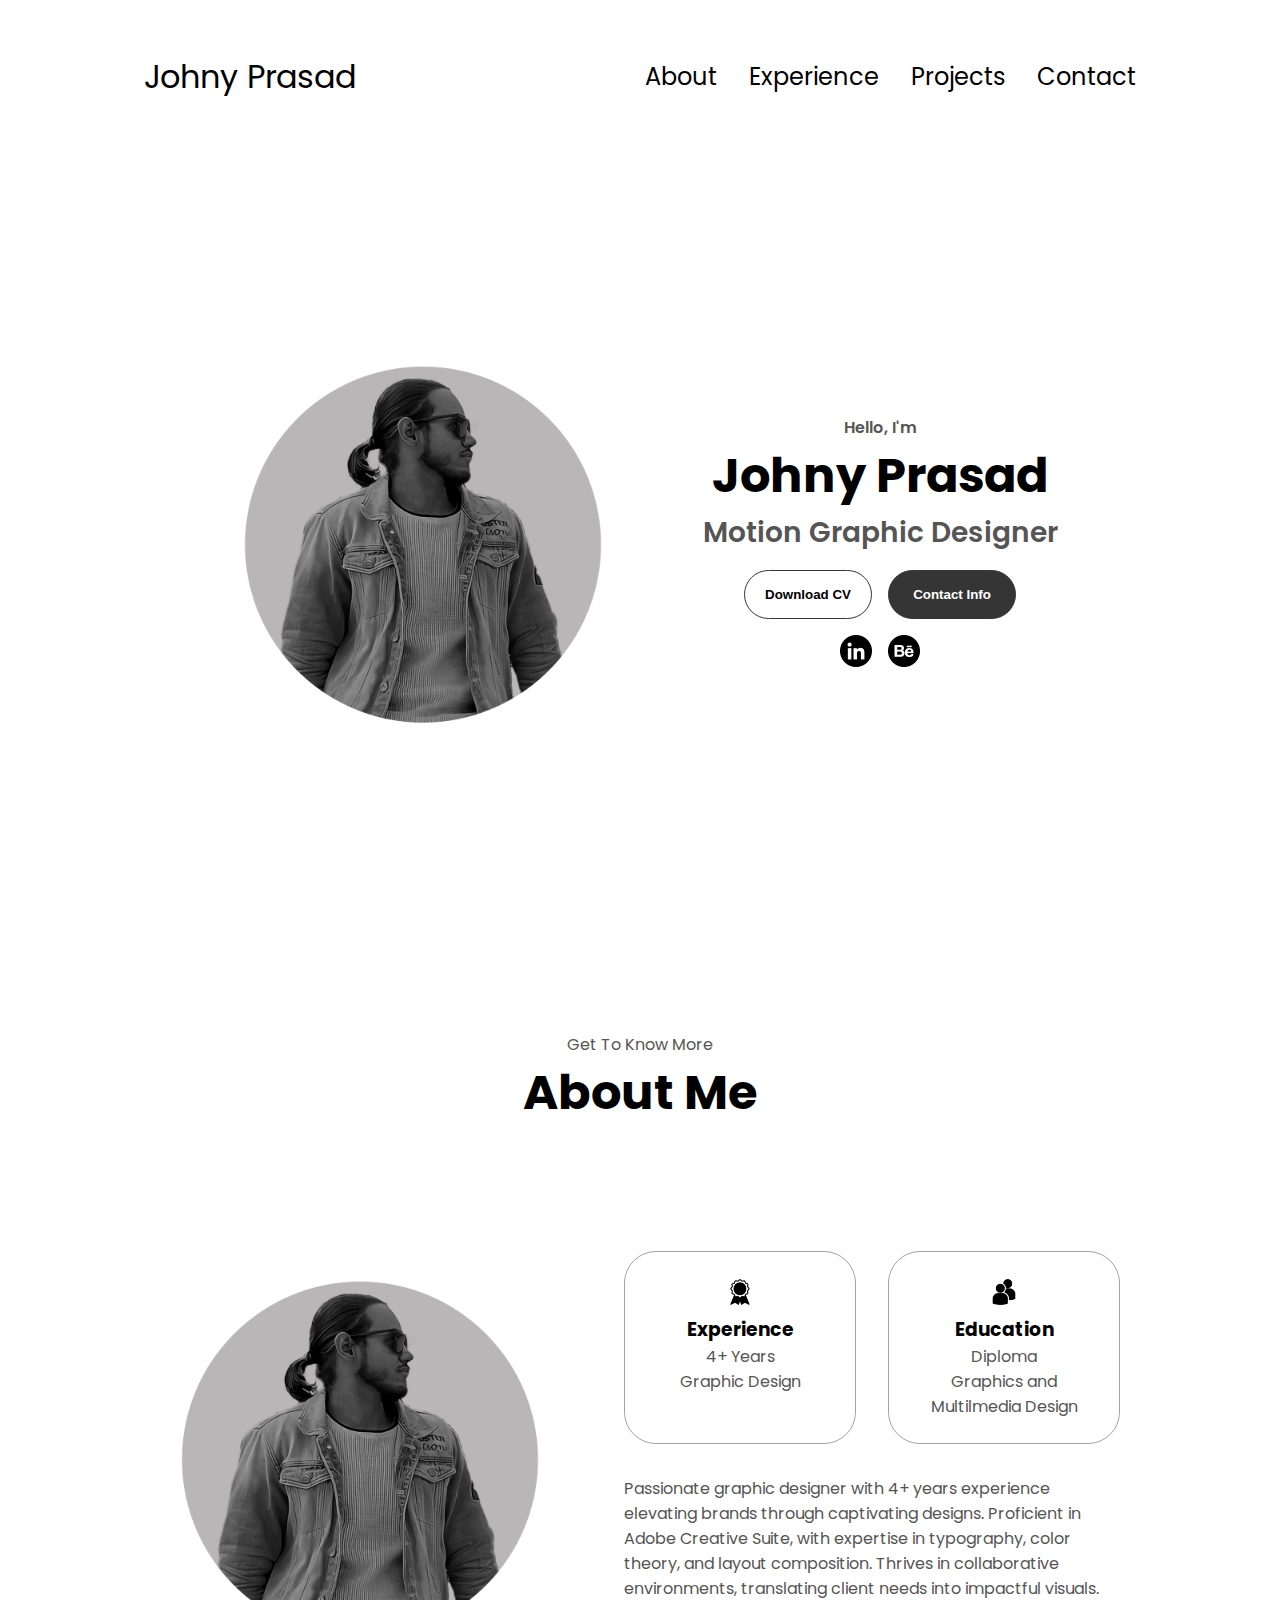
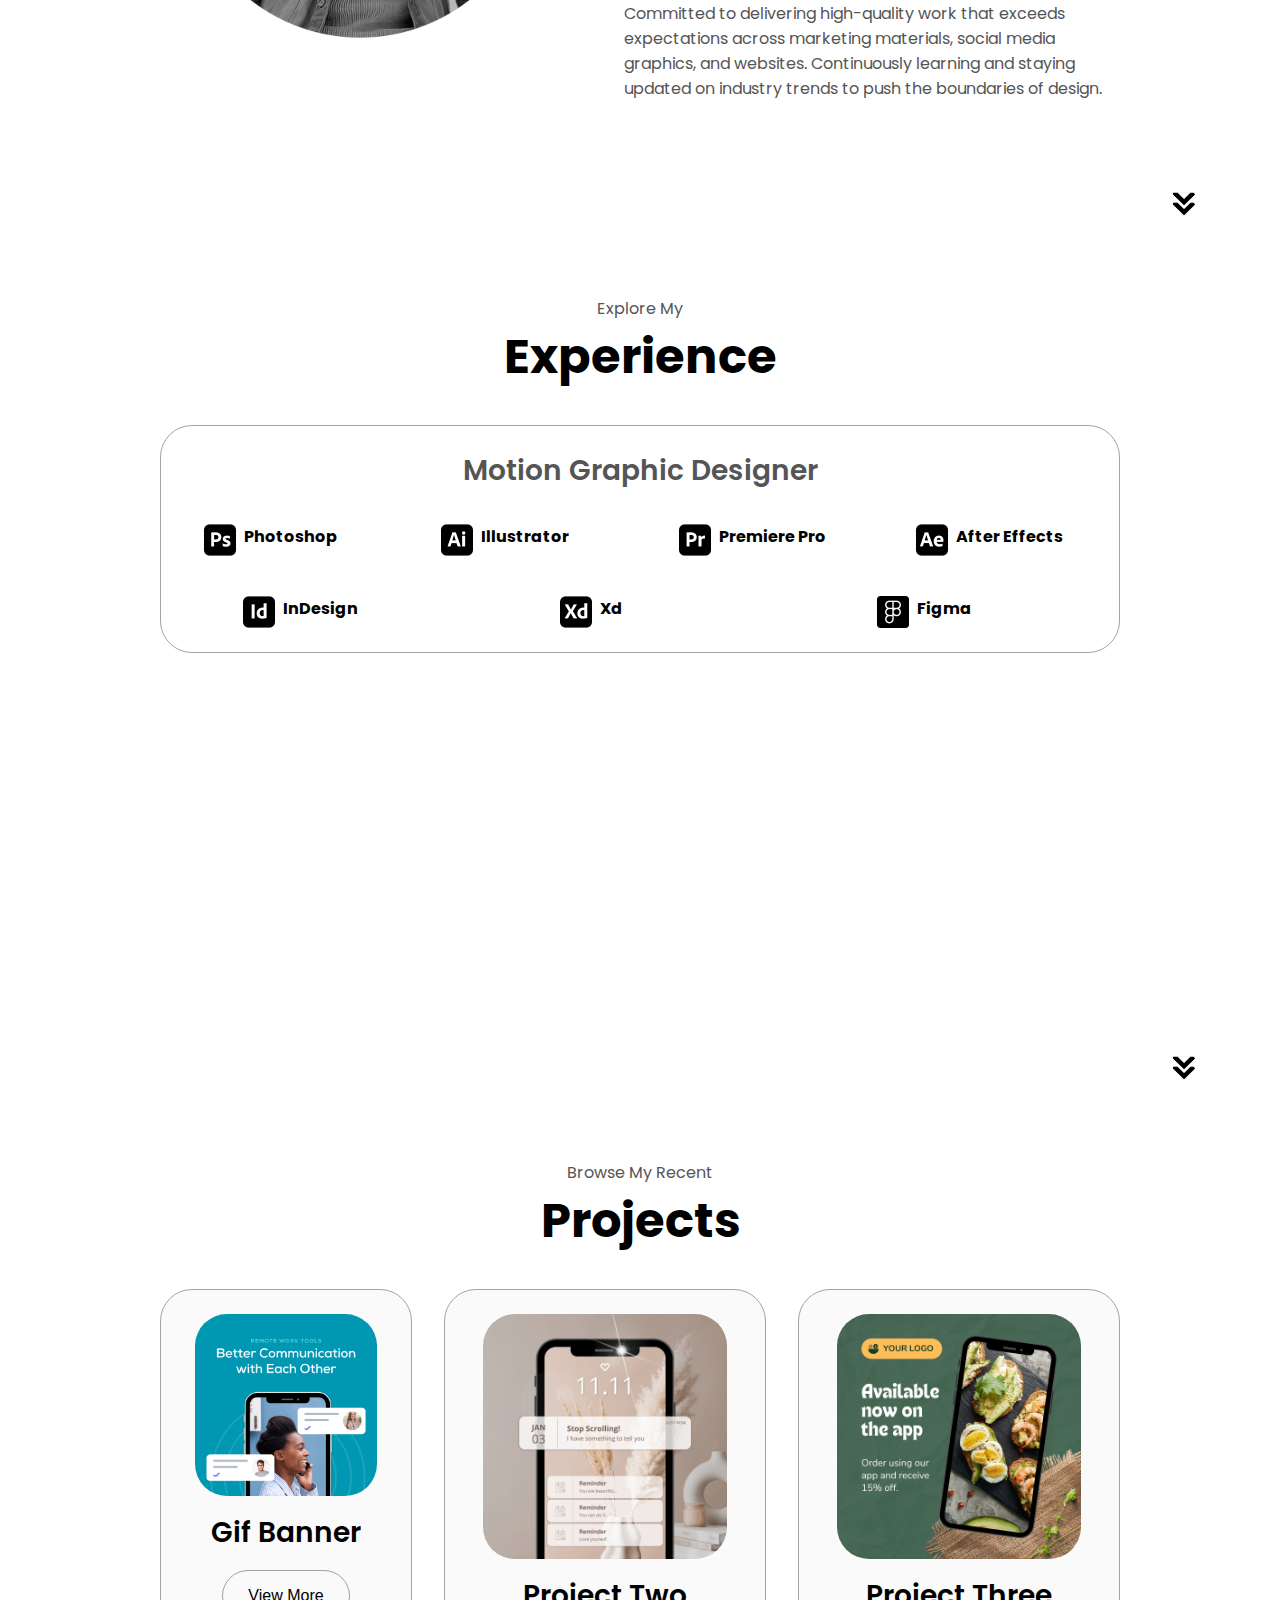
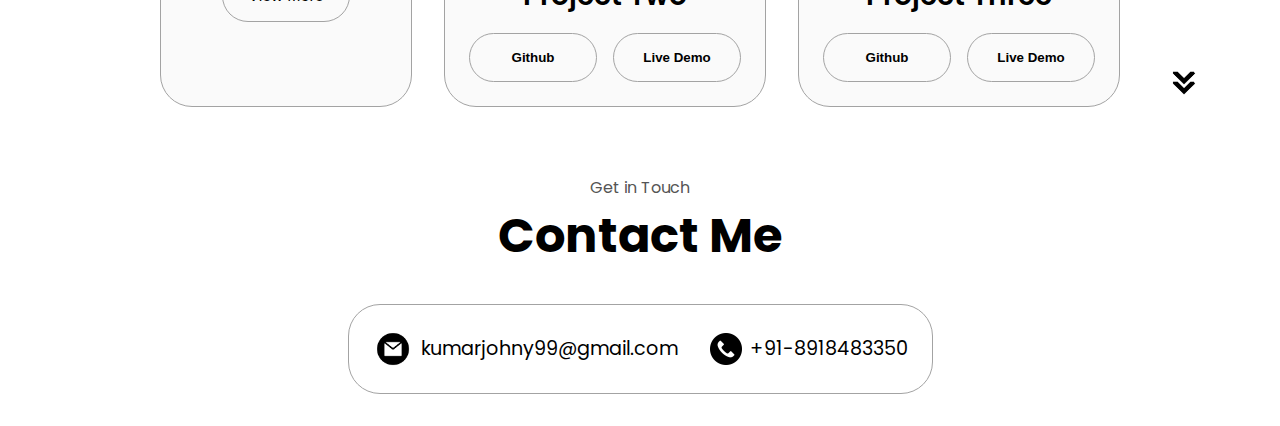
<file: index.html>
<!DOCTYPE html>
<html lang="en">
  <head>
    <meta charset="UTF-8" />
    <meta http-equiv="X-UA-Compatible" content="IE=edge" />
    <meta name="viewport" content="width=device-width, initial-scale=1.0" />
    <title>Johny Prasad</title>
    <link rel="stylesheet" href="style.css" />
    <link rel="stylesheet" href="mediaqueries.css" />
  </head>
  <body>
    <nav id="desktop-nav">
      <div class="logo">Johny Prasad</div>
      <div>
        <ul class="nav-links">
          <li><a href="#about">About</a></li>
          <li><a href="#experience">Experience</a></li>
          <li><a href="#projects">Projects</a></li>
          <li><a href="#contact">Contact</a></li>
        </ul>
      </div>
    </nav>
    <nav id="hamburger-nav">
      <div class="logo">Johny Prasad</div>
      <div class="hamburger-menu">
        <div class="hamburger-icon" onclick="toggleMenu()">
          <span></span>
          <span></span>
          <span></span>
        </div>
        <div class="menu-links">
          <li><a href="#about" onclick="toggleMenu()">About</a></li>
          <li><a href="#experience" onclick="toggleMenu()">Experience</a></li>
          <li><a href="#projects" onclick="toggleMenu()">Projects</a></li>
          <li><a href="#contact" onclick="toggleMenu()">Contact</a></li>
        </div>
      </div>
    </nav>
    <section id="profile">
      <div class="section__pic-container">
        <img src="./assets/Side-Pic.png" alt="Johny Prasad profile picture" />
      </div>
      <div class="section__text">
        <p class="section__text__p1">Hello, I'm</p>
        <h1 class="title">Johny Prasad</h1>
        <p class="section__text__p2">Motion Graphic Designer</p>
        <div class="btn-container">
          <button
            class="btn btn-color-2"
            onclick="window.open('https://drive.google.com/file/d/1zU261Y_mqrgHJYiM84s3PWG7EKApcVwm/view?usp=sharing', '_blank')"
          >
            Download CV
          </button>
          <button class="btn btn-color-1" onclick="location.href='#contact'">
            Contact Info
          </button>
        </div>
        <div id="socials-container">
          <a href="https://www.linkedin.com/in/johny-prasad/" target="_blank">
            <img
            src="./assets/linkedin.png"
            alt="My LinkedIn profile"
            class="icon"
            />
          </a>
          <a href="https://www.behance.net/johnyprasad" target="_blank">
            <img
            src="./assets/behance.png"
            alt="My Behance profile"
            class="icon"
            />
          </a>
        </div>
      </div>
    </section>
    <section id="about">
      <p class="section__text__p1">Get To Know More</p>
      <h1 class="title">About Me</h1>
      <div class="section-container">
        <div class="section__pic-container">
          <img
            src="./assets/Side-Pic.png"
            alt="Profile picture"
            class="about-pic"
          />
        </div>
        <div class="about-details-container">
          <div class="about-containers">
            <div class="details-container">
              <img
                src="./assets/experience.png"
                alt="Experience icon"
                class="icon"
              />
              <h3>Experience</h3>
              <p>4+ Years <br />Graphic Design</p>
            </div>
            <div class="details-container">
              <img
                src="./assets/education.png"
                alt="Education icon"
                class="icon"
              />
              <h3>Education</h3>
              <p>Diploma<br />Graphics and Multilmedia Design</p>
            </div>
          </div>
          <div class="text-container">
            <p>
              Passionate graphic designer with 4+ years experience elevating brands through captivating designs. Proficient in Adobe Creative Suite, with expertise in typography, color theory, and layout composition. Thrives in collaborative environments, translating client needs into impactful visuals. Committed to delivering high-quality work that exceeds expectations across marketing materials, social media graphics, and websites. Continuously learning and staying updated on industry trends to push the boundaries of design.
            </p>
          </div>
        </div>
      </div>
      <img
        src="./assets/arrow.png"
        alt="Arrow icon"
        class="icon arrow"
        onclick="location.href='#experience'"
      />
    </section>
    <section id="experience">
      <p class="section__text__p1">Explore My</p>
      <h1 class="title">Experience</h1>
      <div class="experience-details-container">
        <div class="about-containers">
          <div class="details-container">
            <h2 class="experience-sub-title">Motion Graphic Designer</h2>
            <div class="article-container">
              <article>
                <img
                  src="./assets/photoshop.png"
                  alt="Experience icon"
                  class="icon"
                />
                <div>
                  <h4>Photoshop</h4>
                </div>
              </article>
              <article>
                <img
                  src="./assets/illustrator.png"
                  alt="Experience icon"
                  class="icon"
                />
                <div>
                  <h4>Illustrator</h4>
                </div>
              </article>
              <article>
                <img
                  src="./assets/premiere-pro.png"
                  alt="Experience icon"
                  class="icon"
                />
                <div>
                  <h4>Premiere Pro</h4>
                </div>
              </article>
              <article>
                <img
                  src="./assets/after-effects.png"
                  alt="Experience icon"
                  class="icon"
                />
                <div>
                  <h4>After Effects</h4>
                </div>
              </article>
              <article>
                <img
                  src="./assets/indesign.png"
                  alt="Experience icon"
                  class="icon"
                />
                <div>
                  <h4>InDesign</h4>
                </div>
              </article>
              <article>
                <img
                  src="./assets/xd.png"
                  alt="Experience icon"
                  class="icon"
                />
                <div>
                  <h4>Xd</h4>
                </div>
              </article>
              <article>
                <img
                  src="./assets/figma.png"
                  alt="Experience icon"
                  class="icon"
                />
                <div>
                  <h4>Figma</h4>
                </div>
              </article>
            </div>
          </div>
          
        </div>
      </div>
      <img
        src="./assets/arrow.png"
        alt="Arrow icon"
        class="icon arrow"
        onclick="location.href='#projects'"
      />
    </section>
    <section id="projects">
      <p class="section__text__p1">Browse My Recent</p>
      <h1 class="title">Projects</h1>
      <div class="experience-details-container">
        <div class="about-containers">
          <div class="details-container color-container">
            <div class="article-container">
              <img
                src="./assets/project-1.png"
                alt="Project 1"
                class="project-img"
              />
            </div>
            <h2 class="experience-sub-title project-title">Gif Banner</h2>
            <div class="btn-container">
              <!-- <button
                class="btn btn-color-2 project-btn"
                onclick="location.href='https://github.com/'"
              >
                Github
              </button>
              <button
                class="btn btn-color-2 project-btn"
                onclick="location.href='https://github.com/'"
              >
                Live Demo
              </button> -->

              <button
                class="btn btn-color-2 project-btn"
                onclick="location.href='projects/gifbanners.html'"
                style="font-size: 16px; font-weight: 200;"
              >
                View More
              </button>
            </div>
          </div>
          <div class="details-container color-container">
            <div class="article-container">
              <img
                src="./assets/project-2.png"
                alt="Project 2"
                class="project-img"
              />
            </div>
            <h2 class="experience-sub-title project-title">Project Two</h2>
            <div class="btn-container">
              <button
                class="btn btn-color-2 project-btn"
                onclick="location.href='projects/gifbanners.html'"
              >
                Github
              </button>
              <button
                class="btn btn-color-2 project-btn"
                onclick="location.href='https://github.com/'"
              >
                Live Demo
              </button>
            </div>
          </div>
          <div class="details-container color-container">
            <div class="article-container">
              <img
                src="./assets/project-3.png"
                alt="Project 3"
                class="project-img"
              />
            </div>
            <h2 class="experience-sub-title project-title">Project Three</h2>
            <div class="btn-container">
              <button
                class="btn btn-color-2 project-btn"
                onclick="location.href='https://github.com/'"
              >
                Github
              </button>
              <button
                class="btn btn-color-2 project-btn"
                onclick="location.href='https://github.com/'"
              >
                Live Demo
              </button>
            </div>
          </div>
        </div>
      </div>
      <img
        src="./assets/arrow.png"
        alt="Arrow icon"
        class="icon arrow"
        onclick="location.href='#contact'"
      />
    </section>
    <section id="contact">
      <p class="section__text__p1">Get in Touch</p>
      <h1 class="title">Contact Me</h1>
      <div class="contact-info-upper-container">
        <div class="contact-info-container">
          <img
            src="./assets/email.png"
            alt="Email icon"
            class="icon contact-icon email-icon"
          />
          <p><a href="https://mail.google.com/mail/u/0/?fs=1&to=kumarjohny99@gmail.com&tf=cm" target="_blank">kumarjohny99@gmail.com</a></p>
        </div>
        <div class="contact-info-container">
          <img
            src="./assets/phone-call.png"
            alt="Phone icon"
            class="icon contact-icon"
          />
          <p><a href="tel:+918918483350">+91-8918483350</a></p>
        </div>
      </div>
    </section>

    <script src="script.js"></script>
  </body>
</html>
</file>
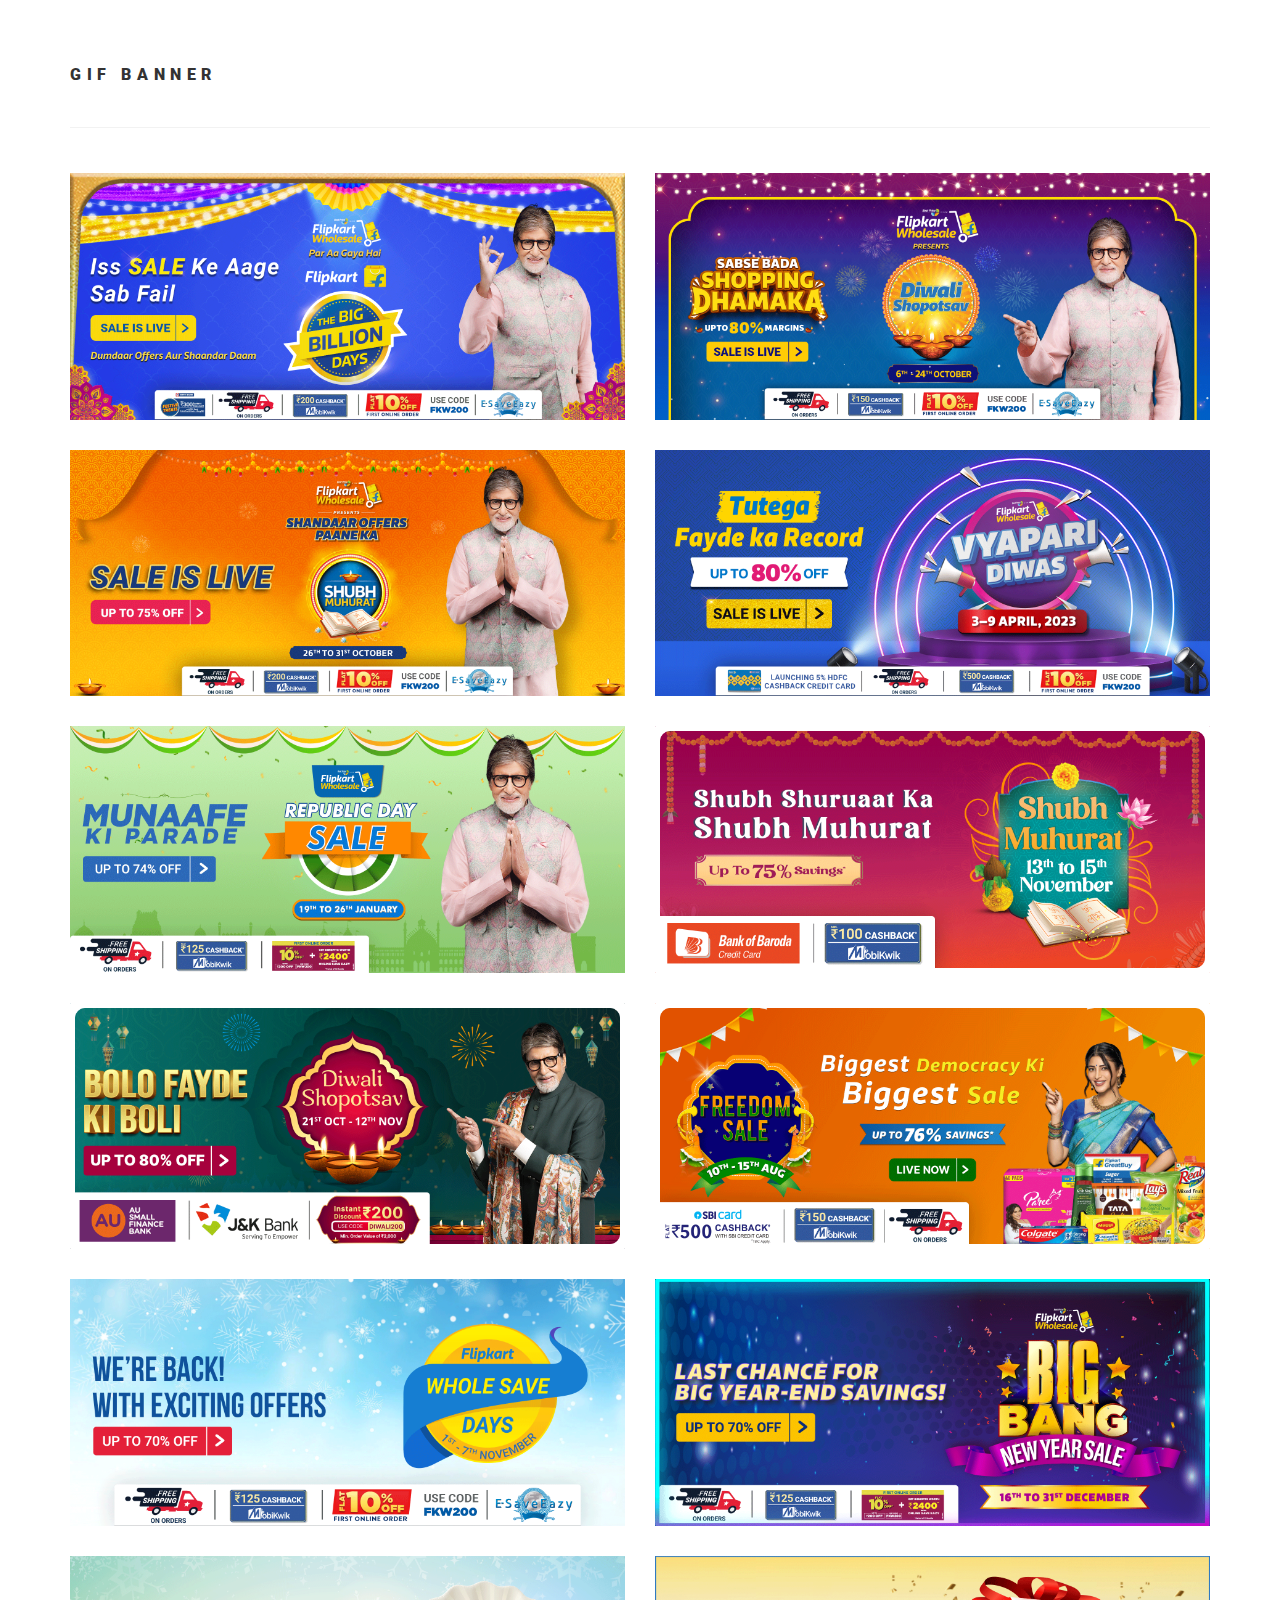
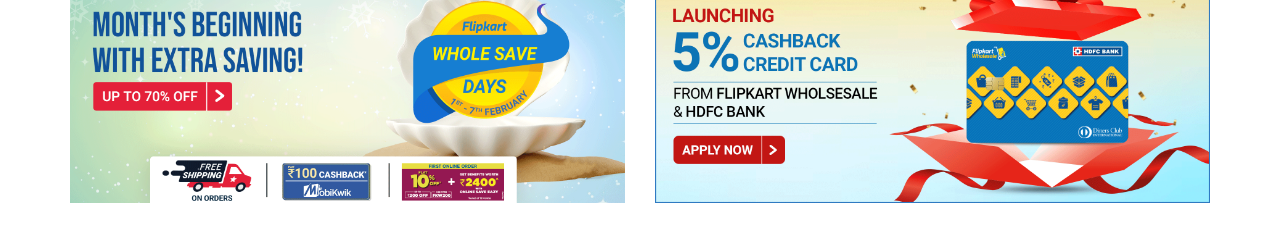
<file: projects/gifbanners.html>
<!DOCTYPE HTML>
<html>
	<head>
		<title>Volca&#769;n</title>

		<meta charset="utf-8" />
		<meta name="viewport" content="width=device-width, initial-scale=1" />
		<meta name="viewport" content="width=device-width, initial-scale=1.0">
		<link rel="stylesheet" type="text/css" href="assets/css/bootstrap.min.css">
		<link rel="stylesheet" href="assets/font-awesome/css/font-awesome.min.css">		
		<link href="https://fonts.googleapis.com/css?family=Istok+Web" rel="stylesheet">
		<link href="https://fonts.googleapis.com/css?family=Roboto:400,400i,700" rel="stylesheet">
		<link rel="stylesheet" href="assets/css/magnific-popup.css">

		<link rel="stylesheet" type="text/css" href="assets/css/main.css">
	</head>

	<body>
		<!-- Wrapper -->
		<section class="head" id="header">
			<div class="wrapper">
				<div class="container">
					<div class="row">
						<div class="col-md-12">
							<header class="header">
								<div class="inner">
									<!-- Logo -->
									<!-- <a href="#menu"class="nav-bars">
										<img src="images/nav_icon.svg" class="img-responsive" alt="Collapsable Navbar"> v
									</a> -->
									<a href="../index.html" class="logo">
										Gif Banner
										<!-- <span class="symbol"><img src="images/logo.png" alt="Title" /></span><span class="title">volca&#769;n</span> -->
									</a>
								</div>
								
							</header>
							<!-- Menu -->
							<!-- <nav id="menu">
								<h2>Menu</h2>
								<ul>
									<li><a href="index.html">Home</a></li>
									<li><a href="elements.html">Elements</a></li>
								</ul>
							</nav> -->
						</div>
					</div>
				</div>
			</div>
		</section>

		<!-- Main -->

		<section class="main-body">
			<div class="container">
				<div class="tiles">
					<div class="row">
						<!-- 1 -->
						<div class="col-md-6">
							<div class="a">
								<a href="#test-popup-1" class="open-popup-link">
									<img src="assetsGifBanner/1.gif" class="img-responsive" alt="Responsive image">
									
								</a>
							</div>
							<div id="test-popup-1" class="white-popup mfp-hide">
							  	<div class="container-fluid">
									<div class="row">
										<div class="pop-up-color">
											<div class="p-l-0 p-r-0 d-flex justify-content-center">
												<img src="assetsGifBanner/1.gif" class="img-responsive w-100" alt="Responsive image">
											</div>
										</div>
									</div>
								</div>
							</div>
						</div>
						<!-- 2 -->
						<div class="col-md-6">
							<div class="a">
								<a href="#test-popup-2" class="open-popup-link">
									<img src="assetsGifBanner/2.gif" class="img-responsive" alt="Responsive image">
									
								</a>
							</div>
							<div id="test-popup-2" class="white-popup mfp-hide">
							  	<div class="container-fluid">
									<div class="row">
										<div class="pop-up-color">
											<div class="p-l-0 p-r-0 d-flex justify-content-center">
												<img src="assetsGifBanner/2.gif" class="img-responsive w-100" alt="Responsive image">
											</div>
										</div>
									</div>
								</div>
							</div>
						</div>
						<!-- 3 -->
						<div class="col-md-6">
							<div class="a">
								<a href="#test-popup-3" class="open-popup-link">
									<img src="assetsGifBanner/3.gif" class="img-responsive" alt="Responsive image">
									
								</a>
							</div>
							<div id="test-popup-3" class="white-popup mfp-hide">
							  	<div class="container-fluid">
									<div class="row">
										<div class="pop-up-color">
											<div class="p-l-0 p-r-0 d-flex justify-content-center">
												<img src="assetsGifBanner/3.gif" class="img-responsive w-100" alt="Responsive image">
											</div>
										</div>
									</div>
								</div>
							</div>
						</div>
						<!-- 4 -->
						<div class="col-md-6">
							<div class="a">
								<a href="#test-popup-4" class="open-popup-link">
									<img src="assetsGifBanner/4.gif" class="img-responsive" alt="Responsive image">
									
								</a>
							</div>
							<div id="test-popup-4" class="white-popup mfp-hide">
							  	<div class="container-fluid">
									<div class="row">
										<div class="pop-up-color">
											<div class="p-l-0 p-r-0 d-flex justify-content-center">
												<img src="assetsGifBanner/4.gif" class="img-responsive w-100" alt="Responsive image">
											</div>
										</div>
									</div>
								</div>
							</div>
						</div>
						<!-- 5 -->
						<div class="col-md-6">
							<div class="a">
								<a href="#test-popup-5" class="open-popup-link">
									<img src="assetsGifBanner/5.gif" class="img-responsive" alt="Responsive image">
									
								</a>
							</div>
							<div id="test-popup-5" class="white-popup mfp-hide">
							  	<div class="container-fluid">
									<div class="row">
										<div class="pop-up-color">
											<div class="p-l-0 p-r-0 d-flex justify-content-center">
												<img src="assetsGifBanner/5.gif" class="img-responsive w-100" alt="Responsive image">
											</div>
										</div>
									</div>
								</div>
							</div>
						</div>
						<!-- 6 -->
						<div class="col-md-6">
							<div class="a">
								<a href="#test-popup-6" class="open-popup-link">
									<img src="assetsGifBanner/6.gif" class="img-responsive" alt="Responsive image">
									
								</a>
							</div>
							<div id="test-popup-6" class="white-popup mfp-hide">
							  	<div class="container-fluid">
									<div class="row">
										<div class="pop-up-color">
											<div class="p-l-0 p-r-0 d-flex justify-content-center">
												<img src="assetsGifBanner/6.gif" class="img-responsive w-100" alt="Responsive image">
											</div>
										</div>
									</div>
								</div>
							</div>
						</div>
						<!-- 7 -->
						<div class="col-md-6">
							<div class="a">
								<a href="#test-popup-7" class="open-popup-link">
									<img src="assetsGifBanner/7.gif" class="img-responsive" alt="Responsive image">
									
								</a>
							</div>
							<div id="test-popup-7" class="white-popup mfp-hide">
							  	<div class="container-fluid">
									<div class="row">
										<div class="pop-up-color">
											<div class="p-l-0 p-r-0 d-flex justify-content-center">
												<img src="assetsGifBanner/7.gif" class="img-responsive w-100" alt="Responsive image">
											</div>
										</div>
									</div>
								</div>
							</div>
						</div>
						<!-- 8 -->
						<div class="col-md-6">
							<div class="a">
								<a href="#test-popup-8" class="open-popup-link">
									<img src="assetsGifBanner/8.gif" class="img-responsive" alt="Responsive image">
									
								</a>
							</div>
							<div id="test-popup-8" class="white-popup mfp-hide">
							  	<div class="container-fluid">
									<div class="row">
										<div class="pop-up-color">
											<div class="p-l-0 p-r-0 d-flex justify-content-center">
												<img src="assetsGifBanner/8.gif" class="img-responsive w-100" alt="Responsive image">
											</div>
										</div>
									</div>
								</div>
							</div>
						</div>
						<!-- 9 -->
						<div class="col-md-6">
							<div class="a">
								<a href="#test-popup-9" class="open-popup-link">
									<img src="assetsGifBanner/9.gif" class="img-responsive" alt="Responsive image">
									
								</a>
							</div>
							<div id="test-popup-9" class="white-popup mfp-hide">
							  	<div class="container-fluid">
									<div class="row">
										<div class="pop-up-color">
											<div class="p-l-0 p-r-0 d-flex justify-content-center">
												<img src="assetsGifBanner/9.gif" class="img-responsive w-100" alt="Responsive image">
											</div>
										</div>
									</div>
								</div>
							</div>
						</div>
						<!-- 10 -->
						<div class="col-md-6">
							<div class="a">
								<a href="#test-popup-10" class="open-popup-link">
									<img src="assetsGifBanner/10.gif" class="img-responsive" alt="Responsive image">
									
								</a>
							</div>
							<div id="test-popup-10" class="white-popup mfp-hide">
							  	<div class="container-fluid">
									<div class="row">
										<div class="pop-up-color">
											<div class="p-l-0 p-r-0 d-flex justify-content-center">
												<img src="assetsGifBanner/10.gif" class="img-responsive w-100" alt="Responsive image">
											</div>
										</div>
									</div>
								</div>
							</div>
						</div>
						<!-- 11 -->
						<div class="col-md-6">
							<div class="a">
								<a href="#test-popup-11" class="open-popup-link">
									<img src="assetsGifBanner/11.gif" class="img-responsive" alt="Responsive image">
									
								</a>
							</div>
							<div id="test-popup-11" class="white-popup mfp-hide">
							  	<div class="container-fluid">
									<div class="row">
										<div class="pop-up-color">
											<div class="p-l-0 p-r-0 d-flex justify-content-center">
												<img src="assetsGifBanner/11.gif" class="img-responsive w-100" alt="Responsive image">
											</div>
										</div>
									</div>
								</div>
							</div>
						</div>
						<!-- 12 -->
						<div class="col-md-6">
							<div class="a">
								<a href="#test-popup-12" class="open-popup-link">
									<img src="assetsGifBanner/12.gif" class="img-responsive" alt="Responsive image">
									
								</a>
							</div>
							<div id="test-popup-12" class="white-popup mfp-hide">
							  	<div class="container-fluid">
									<div class="row">
										<div class="pop-up-color">
											<div class="p-l-0 p-r-0 d-flex justify-content-center">
												<img src="assetsGifBanner/12.gif" class="img-responsive w-100" alt="Responsive image">
											</div>
										</div>
									</div>
								</div>
							</div>
						</div>
						
						<!-- <div class="col-md-4">
							<div class="a">
								<a href="#test-popup-8" class="open-popup-link">
									<img src="images/8.jpg" class="img-responsive" alt="Responsive image">
									<div class="img-hover egg-arts">
										<div class="c-table">
											<div class="ct-cell">
												<h3 class="img-title">EGG ARTS</h3>
											</div>
										</div>
									</div>
								</a>
							</div>
							<div id="test-popup-8" class="white-popup mfp-hide">
							  	<div class="container-fluid">
									<div class="row">
										<div class="pop-up-color">
											<div class="col-md-8 p-l-0 p-r-0">
												<img src="images/8.jpg" class="img-responsive" alt="Responsive image">
											</div>
											<div class="col-md-4">
												<div>
													<h2 class="popup-head">Egg Arts</h2>
												</div>
												<div>
													<p class="popup-parapraph">Etiam quis viverra lorem, in semper lorem. Sed nisl arcu euismod sit a amet nisi is a euismod sed cursus arcu elementum and ipsum arcu vivamus is quis venenatis orci and nullam dolore. Etiam quis viverra lorem, in semper lorem. Sed nisl arcu euismod still amet nisi aliqua.Eas Lorem ipsum dolor sit amet.</p>
												</div>
												<div class="pop-up-icon">
													<div class="row">
														<ul class="text-center popup-social-contact">
															<li class="popup-social-icons">
															<a href="#" class="icon pop-up fa-facebook"><span class="label">Facebook</span></a>
															</li>
															<li class="popup-social-icons">
																<a href="#" class="icon pop-up fa-twitter"><span class="label">Twitter</span></a>
															</li>
															<li class="popup-social-icons">
																<a href="#" class="icon pop-up fa-google-plus"><span class="label">GooglePlus</span></a>
															</li>
															<li class="popup-social-icons">
																<a href="#" class="icon pop-up fa-pinterest"><span class="label">pinterest</span></a>
															</li>
														</ul>														
													</div>
												</div>
											</div>
										</div>
									</div>
								</div>
							</div>
						</div> -->
					</div>
				</div>
			</div>
		</section>

		

	<!-- Scripts -->

		<script src="assets/js/jquery-3.1.0.min.js"></script>
		<script src="assets/js/bootstrap.min.js"></script>
		<script src="assets/js/jquery.magnific-popup.min.js"></script>

		<script src="assets/js/script.js"></script>

		<!--  ===== Scroll to Top ====  -->
	    <script>
			if ($('#back-to-top').length) {
			    $('#back-to-top').on('click', function (e) {
			        e.preventDefault();
			        $('html,body').animate({
			            scrollTop: 0
			        }, 700);
			    });
			}
		</script>
		
	</body>
</html>
</file>
<file: style.css>
/* GENERAL */

@import url("https://fonts.googleapis.com/css2?family=Poppins:wght@300;400;500;600&display=swap");

* {
  margin: 0;
  padding: 0;
}

body {
  font-family: "Poppins", sans-serif;
}

html {
  scroll-behavior: smooth;
}

p {
  color: rgb(85, 85, 85);
}

/* TRANSITION */

a,
.btn {
  transition: all 300ms ease;
}

/* DESKTOP NAV */

nav,
.nav-links {
  display: flex;
}

nav {
  justify-content: space-around;
  align-items: center;
  height: 17vh;
}

.nav-links {
  gap: 2rem;
  list-style: none;
  font-size: 1.5rem;
}

a {
  color: black;
  text-decoration: none;
  text-decoration-color: white;
}

a:hover {
  color: grey;
  text-decoration: underline;
  text-underline-offset: 1rem;
  text-decoration-color: rgb(181, 181, 181);
}

.logo {
  font-size: 2rem;
}

.logo:hover {
  cursor: default;
}

/* HAMBURGER MENU */

#hamburger-nav {
  display: none;
}

.hamburger-menu {
  position: relative;
  display: inline-block;
}

.hamburger-icon {
  display: flex;
  flex-direction: column;
  justify-content: space-between;
  height: 24px;
  width: 30px;
  cursor: pointer;
}

.hamburger-icon span {
  width: 100%;
  height: 2px;
  background-color: black;
  transition: all 0.3 ease-in-out;
}

.menu-links {
  position: absolute;
  top: 100%;
  right: 0;
  background-color: white;
  width: fit-content;
  max-height: 0;
  overflow: hidden;
  transition: all 0.3 ease-in-out;
}

.menu-links a {
  display: block;
  padding: 10px;
  text-align: center;
  font-size: 1.5rem;
  color: black;
  text-decoration: none;
  transition: all 0.3 ease-in-out;
}

.menu-links li {
  list-style: none;
}

.menu-links.open {
  max-height: 300px;
}

.hamburger-icon.open span:first-child {
  transform: rotate(45deg) translate(10px, 5px);
}

.hamburger-icon.open span:nth-child(2) {
  opacity: 0;
}

.hamburger-icon.open span:last-child {
  transform: rotate(-45deg) translate(10px, -5px);
}

.hamburger-icon span:first-child {
  transform: none;
}

.hamburger-icon span:first-child {
  opacity: 1;
}

.hamburger-icon span:first-child {
  transform: none;
}

/* SECTIONS */

section {
  padding-top: 4vh;
  height: 96vh;
  margin: 0 10rem;
  box-sizing: border-box;
  min-height: fit-content;
}

.section-container {
  display: flex;
}

/* PROFILE SECTION */

#profile {
  display: flex;
  justify-content: center;
  gap: 5rem;
  height: 80vh;
}

.section__pic-container {
  display: flex;
  height: 400px;
  width: 400px;
  margin: auto 0;
}

.section__text {
  align-self: center;
  text-align: center;
}

.section__text p {
  font-weight: 600;
}

.section__text__p1 {
  text-align: center;
}

.section__text__p2 {
  font-size: 1.75rem;
  margin-bottom: 1rem;
}

.title {
  font-size: 3rem;
  text-align: center;
}

#socials-container {
  display: flex;
  justify-content: center;
  margin-top: 1rem;
  gap: 1rem;
}

/* ICONS */

.icon {
  cursor: pointer;
  height: 2rem;
}

/* BUTTONS */

.btn-container {
  display: flex;
  justify-content: center;
  gap: 1rem;
}

.btn {
  font-weight: 600;
  transition: all 300ms ease;
  padding: 1rem;
  width: 8rem;
  border-radius: 2rem;
}

.btn-color-1,
.btn-color-2 {
  border: rgb(53, 53, 53) 0.1rem solid;
}

.btn-color-1:hover,
.btn-color-2:hover {
  cursor: pointer;
}

.btn-color-1,
.btn-color-2:hover {
  background: rgb(53, 53, 53);
  color: white;
}

.btn-color-1:hover {
  background: rgb(0, 0, 0);
}

.btn-color-2 {
  background: none;
}

.btn-color-2:hover {
  border: rgb(255, 255, 255) 0.1rem solid;
}

.btn-container {
  gap: 1rem;
}

/* ABOUT SECTION */

#about {
  position: relative;
}

.about-containers {
  gap: 2rem;
  margin-bottom: 2rem;
  margin-top: 2rem;
}

.about-details-container {
  justify-content: center;
  flex-direction: column;
}

.about-containers,
.about-details-container {
  display: flex;
}

.about-pic {
  border-radius: 2rem;
}

.arrow {
  position: absolute;
  right: -5rem;
  bottom: 2.5rem;
}

.details-container {
  padding: 1.5rem;
  flex: 1;
  background: white;
  border-radius: 2rem;
  border: rgb(53, 53, 53) 0.1rem solid;
  border-color: rgb(163, 163, 163);
  text-align: center;
}

.section-container {
  gap: 4rem;
  height: 80%;
}

.section__pic-container {
  height: 400px;
  width: 400px;
  margin: auto 0;
}

/* EXPERIENCE SECTION */

#experience {
  position: relative;
}

.experience-sub-title {
  color: rgb(85, 85, 85);
  font-weight: 600;
  font-size: 1.75rem;
  margin-bottom: 2rem;
}

.experience-details-container {
  display: flex;
  justify-content: center;
  flex-direction: column;
}

.article-container {
  display: flex;
  text-align: initial;
  flex-wrap: wrap;
  flex-direction: row;
  gap: 2.5rem;
  justify-content: space-around;
}

article {
  display: flex;
  width: 10rem;
  /*justify-content: space-around;*/
  gap: 0.5rem;
}

article .icon {
  cursor: default;
}

/* PROJECTS SECTION */

#projects {
  position: relative;
}

.color-container {
  border-color: rgb(163, 163, 163);
  background: rgb(250, 250, 250);
}

.project-img {
  border-radius: 2rem;
  width: 90%;
  height: 90%;
}

.project-title {
  margin: 1rem;
  color: black;
}

.project-btn {
  color: black;
  border-color: rgb(163, 163, 163);
}

/* CONTACT */

#contact {
  display: flex;
  justify-content: center;
  flex-direction: column;
  height: 70vh;
}

.contact-info-upper-container {
  display: flex;
  justify-content: center;
  border-radius: 2rem;
  border: rgb(53, 53, 53) 0.1rem solid;
  border-color: rgb(163, 163, 163);
  background: (250, 250, 250);
  margin: 2rem auto;
  padding: 0.5rem;
}

.contact-info-container {
  display: flex;
  align-items: center;
  justify-content: center;
  gap: 0.5rem;
  margin: 1rem;
}

.contact-info-container p {
  font-size: larger;
}

.contact-icon {
  cursor: default;
}

.email-icon {
  height: 2.5rem;
}

/* FOOTER SECTION */

footer {
  height: 26vh;
  margin: 0 1rem;
}

footer p {
  text-align: center;
}
</file>
<file: mediaqueries.css>
@media screen and (max-width: 1400px) {
  #profile {
    height: 83vh;
    margin-bottom: 6rem;
  }
  .about-containers {
    flex-wrap: wrap;
  }
  #contact,
  #projects {
    height: fit-content;
  }
}

@media screen and (max-width: 1200px) {
  #desktop-nav {
    display: none;
  }
  #hamburger-nav {
    display: flex;
  }
  #experience,
  .experience-details-container {
    margin-top: 2rem;
  }
  #profile,
  .section-container {
    display: block;
  }
  .arrow {
    display: none;
  }
  section,
  .section-container {
    height: fit-content;
  }
  section {
    margin: 0 5%;
  }
  .section__pic-container {
    width: 275px;
    height: 275px;
    margin: 0 auto 2rem;
  }
  .about-containers {
    margin-top: 0;
  }
}

@media screen and (max-width: 600px) {
  #contact,
  footer {
    height: 40vh;
  }
  #profile {
    height: 83vh;
    margin-bottom: 0;
  }
  article {
    font-size: 1rem;
  }
  footer nav {
    height: fit-content;
    margin-bottom: 2rem;
  }
  .about-containers,
  .contact-info-upper-container,
  .btn-container {
    flex-wrap: wrap;
  }
  .contact-info-container {
    margin: 0;
  }
  .contact-info-container p,
  .nav-links li a {
    font-size: 1rem;
  }
  .experience-sub-title {
    font-size: 1.25rem;
  }
  .logo {
    font-size: 1.5rem;
  }
  .nav-links {
    flex-direction: column;
    gap: 0.5rem;
    text-align: center;
  }
  .section__pic-container {
    width: auto;
    height: 46vw;
    justify-content: center;
  }
  .section__text__p2 {
    font-size: 1.25rem;
  }
  .title {
    font-size: 2rem;
  }
  .text-container {
    text-align: justify;
  }
}
</file>
<file: projects/assets/css/main.css>
* {
	outline: none !important;
}
body {
	font-family: 'Roboto', sans-serif;
	font-size: 16px;
}

a:hover {
	text-decoration: none;
}

blockquote {
	font-style: italic;
	border-left: 3px solid #333;
}
h1, h2, h3, h4, h5, h6{
	font-family: 'Istok Web', sans-serif;
	font-weight: bold;
}
textarea {
	resize: none;
}
h1 {
	font-size: 36px;
	margin-top: 45px;
}
h2 {
	font-size: 31px;
}
pre {
	background-color: e4e4e4;
	border-radius: 10px;
}

.inner {
    border-bottom: 1px solid #f2f2f2;
}

.drescription {
	padding-top: 2.3em;
    font-family: 'Roboto Bold', sans-serif;
    font-size: 21px;
    font-weight: 700;
    letter-spacing: .5px;
}

.orange {
	color: #eb7f36;
}
.checkbox-inline, .radio-inline {
	
	font-size: 15px;
	margin: 25px 0px 0px 0px;
}

.fa-circle-thin:before, .fa-check-circle:before, .fa-check-square:before, .fa-square-o:before {
    font-size: 25px;
    margin-right: 7px;
}
.contact {
	background-color: #f8f8f8;
	padding: 5em 0em;
}
.contact h1 {
	padding-bottom: 30px;
    font-size: 25px;
    letter-spacing: 5px;
    margin-top: 0px;
}

.contact p {
    margin-bottom: 15px;
}

.contact p.contact-desc {
    margin-bottom: 25px;
    line-height: 27px;
}

.social-contact-icon {
	background-color: #f2f3f4;
}
.fa {
	margin-right: 10px;
}
.top {
	color: #999999;
	position: absolute;
    top: 0;
    right: 15px;
}

.item1, .item2 {
	height: 100px;
}

.item1 {
	background-color: red;
}

.item2 {
	background-color: green;
}

.form-control {
    border: none;
    box-shadow: none;
    border-bottom: 1px solid #adadad;
    border-radius: 0px;
    padding: 15px;
    height: auto;
    margin-bottom: 30px;
}
.gt {
    border: none;
    box-shadow: none;
    border-bottom: 1px solid #adadad;
    border-radius: 0px;
    background-color: #f8f8f8;
}

.icon {
		text-decoration: none;
		border-bottom: none;
		position: relative;
	}

		.icon:before {
			-moz-osx-font-smoothing: grayscale;
			-webkit-font-smoothing: antialiased;
			font-family: FontAwesome;
			font-style: normal;
			font-weight: normal;
			text-transform: none !important;
		}

		.icon > .label {
			display: none;
		}

		.icons {
			padding: 30px 0px 0px 30px;
		}
		.footer {
			padding: 30px 0px;
		}

		.icon.style2 {
			-moz-transition: background-color 0.2s ease-in-out, color 0.2s ease-in-out, border-color 0.2s ease-in-out;
			-webkit-transition: background-color 0.2s ease-in-out, color 0.2s ease-in-out, border-color 0.2s ease-in-out;
			-ms-transition: background-color 0.2s ease-in-out, color 0.2s ease-in-out, border-color 0.2s ease-in-out;
			transition: background-color 0.2s ease-in-out, color 0.2s ease-in-out, border-color 0.2s ease-in-out;
			background-color: transparent;
			border: solid 4px #f2f3f4;
			border-radius: 4px;
			width: 70px;
			height: 70px;
			display: inline-block;
			text-align: center;
			line-height: 65px;
			color: inherit;
			border-radius: 100%;
		}

			.icon.style2:before {
				font-size: 1.4em;
				color: #ffffff;
			}

			.icon.style2:hover {
				border-color: #c9c9c9;
			}

			.icon.style2:active {
				background-color: rgba(242, 132, 158, 0.1);
			}


			.contact-info{

				margin-left: 38px;
				padding: 30px 0px 70px 0px;
			}

.icon.style2.fa-facebook {

	background-color: #4071bb;
}
.icon.style2.fa-twitter {

	background-color: #27c7f5;
}
.icon.style2.fa-instagram {

	background-color: #3384c8;
}
.icon.style2.fa-dribbble {

	background-color: #fa1455;
}
.icon.style2.fa-google-plus {

	background-color: #ff8400;
}
.icon.style2.fa-stumbleupon {

	background-color: #85bb40;
}
.icon.style2.fa-behance {

	background-color: #183867;
}
.icon.style2.fa-linkedin {

	background-color: #465f91;
}
.icon.style2.fa-vk {

	background-color: #ff8400;
}
.icon.style2.fa-tumblr {

	background-color: #567a8c;
}
.icon.style2.fa-reddit-alien {

	background-color: #f13503;
}
.icon.style2.fa-pinterest {

	background-color: #f14603;
}

.right-color {

	color: #adadad;
}

#main {
    margin-top: 30px;
}

.btn-tobais {
	-webkit-transition: all 0.4s ease-in-out;
	-moz-transition: all 0.4s ease-in-out;
	-ms-transition: all 0.4s ease-in-out;
	-o-transition: all 0.4s ease-in-out;
	transition: all 0.4s ease-in-out;
	border-radius: 25px;
	font-size: 12px;
	color: #333;
    background-color: #ffffff;
    margin-top: 30px;
    border: 1px solid;
    padding: 10px 20px;
}
.hover-off:hover{
	color: #fff;
}

/* Header */

	.header {
		padding: 4em 0 0 ;
	}

		.header .logo {
			display: block;
			border-bottom: 0;
			color: inherit;
			font-weight: 900;
			letter-spacing: 0.35em;
			margin: 0 0 2.5em 0;
			text-decoration: none;
			text-transform: uppercase;
			display: inline-block;
		}

			.header .logo > * {
				display: inline-block;
				vertical-align: middle;
			}

			.header .logo .symbol {
				margin-right: 0.65em;
			}

				.header .logo .symbol img {
					display: block;
					width: 3.2em;
					height: 2.5em;
				}


.unordarlist {
	font-family: 'Roboto', sans-serif;
    list-style-type: square;
    font-size: bold;
    font-weight: bold;
    margin-left: -22px;
}


.img-fit{
	display: block;
	min-width: 100%;
}

.image-text{

	margin:  60px 0px;
}
.image-text-text{

	margin: 20px 0px;
}
.tiles{

	margin: 30px 0px;
}
img.img-responsive {
    margin: 15px 0px;
	width: 100%;
}
.btn-send {

	padding: 10px 30px;
    background-color: #333;
    color: #fff;
    margin-top: 30px;
}

.btn-defalt {

	background-color: #333;
	color: #fff;
	padding: 13px 40px;
	border-radius: 20px;
}
.btn-special {
	background-color: #333;
	color: #fff;
	padding: 13px 40px;
	border-radius: 20px;
}
.btn-big {
	background-color: #333;
	color: #fff;
	padding: 15px 35px;
	border-radius: 30px;
}
.btn-small {
	background-color: #333;
	color: #fff;
	padding: 7px 25px;
	border-radius: 30px;
}
.btn-fit {
	background-color: #333;
	color: #fff;
	padding: 12px 170px;
}
@media only screen and (max-width: 417px) {
    .btn-fit {
        padding: 12px 90px;
    }
}
.btn-fit-small {
	background-color: #333;
	color: #fff;
	padding: 8px 153px;
}
@media only screen and (max-width: 417px) {
    .btn-fit-small {
        padding: 8px 79px;
    }
}
.btn:hover{
	background-color: #555;
    color: #fff;
}
.btn:focus{
	background-color: #333;
	color: #fff;
    text-decoration: none;
}

.btn-fit-mid {
	padding: 12px 170px;
}
@media only screen and (max-width: 400px) {
    .btn-fit-mid {
        padding: 12px 100px;
    }
}
.btn-fit-small-mid {
	padding: 12px 153px;
}
@media only screen and (max-width: 400px) {
    .btn-fit-small-mid {
        padding: 12px 85px;
    }
}
.btn-disabled {
	background-color: #c1c1c1;
	color: #fff;
	padding: 13px 40px;
	border-radius: 20px;
	
	
}

button[disabled], html input[disabled] {
	cursor: not-allowed;
}
.btn-disabled-white {
	
	color: #c1c1c1;
	padding: 13px 40px;
	border-radius: 20px;
	
}
.btn-action-small {
	background-color: #333;
	color: #fff;
	padding: 8px 30px;
	border-radius: 20px;
}
.btn-action-small-white {
	padding: 8px 30px;
	border-radius: 20px;
}
.btn-action-default-white {
	padding: 12px 170px;
}
@media only screen and (max-width: 400px) {
    .btn-action-default-white {
        padding: 12px 100px;
    }
}
.btn-action-small-2 {
	background-color: #333;
	color: #fff;
	padding: 9px 170px;
}
@media only screen and (max-width: 400px) {
    .btn-action-small-2 {
        padding: 12px 100px;
    }
}
.btn-action-small-white-2 {
	padding: 9px 170px;
}
@media only screen and (max-width: 400px) {
    .btn-action-small-white-2 {
        padding: 12px 100px;
    }
}
.btn-send-2 {
	padding: 18px 60px;
    background-color: #333;
    color: #fff;
    margin-top: 10px;
}


/* Menu */

	.wrapper {
		-moz-transition: opacity 0.45s ease;
		-webkit-transition: opacity 0.45s ease;
		-ms-transition: opacity 0.45s ease;
		transition: opacity 0.45s ease;
		opacity: 1;
	}

	#menu {
		-moz-transform: translateX(22em);
		-webkit-transform: translateX(22em);
		-ms-transform: translateX(22em);
		transform: translateX(22em);
		-moz-transition: -moz-transform 0.45s ease, visibility 0.45s;
		-webkit-transition: -webkit-transform 0.45s ease, visibility 0.45s;
		-ms-transition: -ms-transform 0.45s ease, visibility 0.45s;
		transition: transform 0.45s ease, visibility 0.45s;
		position: fixed;
		top: 0;
		right: 0;
		width: 22em;
		max-width: 80%;
		height: 100%;
		-webkit-overflow-scrolling: touch;
		background: #333;
		color: #ffffff;
		cursor: default;
		visibility: hidden;
		z-index: 10002;
	}

		#menu > .inner {
			-moz-transition: opacity 0.45s ease;
			-webkit-transition: opacity 0.45s ease;
			-ms-transition: opacity 0.45s ease;
			transition: opacity 0.45s ease;
			-webkit-overflow-scrolling: touch;
			position: absolute;
			top: 0;
			left: 0;
			width: 100%;
			height: 100%;
			padding: 2.75em;
			opacity: 0;
			overflow-y: auto;
		}

			#menu > .inner > ul {
				list-style: none;
				margin: 0 0 1em 0;
				padding: 0;
			}
			#menu > .inner > h2 {
				list-style: none;
				padding-bottom: 30px;
				margin-top: 10px;
				margin-bottom: 15px;
			}

				#menu > .inner > ul > li {
					padding: 0;
					/* border-top: solid 1px rgba(255, 255, 255, 0.15); */
				}

					#menu > .inner > ul > li a {
						display: block;
						padding: 7px 0px;
						line-height: 1.5;
						border: 0;
						color: inherit;
					}

					#menu > .inner > ul > li:first-child {
						border-top: 0;
						margin-top: -1em;
					}

		#menu > .close {
			-moz-transition: opacity 0.45s ease, -moz-transform 0.45s ease;
			-webkit-transition: opacity 0.45s ease, -webkit-transform 0.45s ease;
			-ms-transition: opacity 0.45s ease, -ms-transform 0.45s ease;
			transition: opacity 0.45s ease, transform 0.45s ease;
			-moz-transform: scale(0.25) rotate(180deg);
			-webkit-transform: scale(0.25) rotate(180deg);
			-ms-transform: scale(0.25) rotate(180deg);
			transform: scale(0.25) rotate(180deg);
			-webkit-tap-highlight-color: transparent;
			display: block;
			position: absolute;
			top: 3em;
			right: 6em;
			width: 6em;
			text-indent: 6em;
			height: 3em;
			border: 0;
			font-size: 1em;
			opacity: 0;
			overflow: hidden;
			padding: 0;
			white-space: nowrap;
		}

			#menu > .close:before, #menu > .close:after {
				-moz-transition: opacity 0.2s ease;
				-webkit-transition: opacity 0.2s ease;
				-ms-transition: opacity 0.2s ease;
				transition: opacity 0.2s ease;
				content: '';
				display: block;
				position: absolute;
				top: 0;
				left: 0;
				width: 100%;
				height: 100%;
				background-position: center;
				background-repeat: no-repeat;
				background-size: 2em 2em;
			}

			#menu > .close:before {
				background-image: url("data:image/svg+xml;charset=utf8,%3Csvg xmlns='http://www.w3.org/2000/svg' width='100' height='100' viewBox='0 0 100 100' preserveAspectRatio='none'%3E%3Cstyle%3Eline %7B stroke-width: 8px%3B stroke: %23f2849e%3B %7D%3C/style%3E%3Cline x1='15' y1='15' x2='85' y2='85' /%3E%3Cline x1='85' y1='15' x2='15' y2='85' /%3E%3C/svg%3E");
				opacity: 0;
			}

			#menu > .close:after {
				background-image: url("data:image/svg+xml;charset=utf8,%3Csvg xmlns='http://www.w3.org/2000/svg' width='100' height='100' viewBox='0 0 100 100' preserveAspectRatio='none'%3E%3Cstyle%3Eline %7B stroke-width: 8px%3B stroke: %23585858%3B %7D%3C/style%3E%3Cline x1='15' y1='15' x2='85' y2='85' /%3E%3Cline x1='85' y1='15' x2='15' y2='85' /%3E%3C/svg%3E");
				opacity: 1;
			}

			#menu > .close:hover:before {
				opacity: 1;
			}

			#menu > .close:hover:after {
				opacity: 0;
			}

		@media screen and (max-width: 736px) {

			#menu {
				-moz-transform: translateX(16.5em);
				-webkit-transform: translateX(16.5em);
				-ms-transform: translateX(16.5em);
				transform: translateX(16.5em);
				width: 16.5em;
			}

				#menu > .inner {
					padding: 2.75em 1.5em;
				}

				#menu > .close {
					top: 0.5em;
					left: -4.25em;
					width: 4.25em;
					text-indent: 4.25em;
				}

					#menu > .close:before, #menu > .close:after {
						background-size: 1.5em 1.5em;
					}

		}

	body.is-menu-visible #wrapper {
		-moz-pointer-events: none;
		-webkit-pointer-events: none;
		-ms-pointer-events: none;
		pointer-events: none;
		cursor: default;
		opacity: 0.25;
	}

	body.is-menu-visible #menu {
		-moz-transform: translateX(0);
		-webkit-transform: translateX(0);
		-ms-transform: translateX(0);
		transform: translateX(0);
		visibility: visible;
	}

		body.is-menu-visible #menu > * {
			opacity: 1;
		}

		body.is-menu-visible #menu .close {
			-moz-transform: scale(1.0) rotate(0deg);
			-webkit-transform: scale(1.0) rotate(0deg);
			-ms-transform: scale(1.0) rotate(0deg);
			transform: scale(1.0) rotate(0deg);
			opacity: 1;
		}

		.nav-bars {
			position: absolute;
			right: 15px;
			width: auto;
			height: auto;
			top: 15px;
			padding: 30px;
		}

		.nav-bars i {
			color: #000;
			font-size: 20px;
			margin-right: 0px;
		}




/*---------------------------hover---------------------*/
#open-popup {padding:20px}
.white-popup {
  position: relative;
  background: #FFF;
  width: auto;
  max-width: 1150px;
}

.a a img.img-responsive {
	opacity: 1;
	-webkit-transition: all 0.5s ease-in-out;
	-moz-transition: all 0.5s ease-in-out;
	-ms-transition: all 0.5s ease-in-out;
	-o-transition: all 0.5s ease-in-out;
	transition: all 0.5s ease-in-out;
}
.a a:hover img.img-responsive{
	opacity: 1;
}


@media screen and (max-width: 768px) {
	.a a .img-hover {
	top: 0px;
	bottom: 0px;
	}
}

.a a:hover .img-hover {
	opacity: 0;
}
.a a .img-hover.glass {
    background: #ea766a;
}
.a a .img-hover.shoes-glass {
    background: #a0c4a3;
}
.a a .img-hover.hand-parts {
    background: #da9dd9;
}
.a a .img-hover.table-with-phone {
    background: #6da178;
}
.a a .img-hover.orange-shoe {
    background: #da9567;
}
.a a .img-hover.glass-shoes {
    background: #5dc6aa;
}
.a a .img-hover.girls-tops {
    background: #cab0a6;
}
.a a .img-hover.egg-arts {
    background: #ddd173;
}
.a a .img-hover .c-table {
	display: table;
	width: 100%;
	height: 100%;
}

.a a .img-hover .c-table .ct-cell {
    display: table-cell;
    vertical-align: middle;
}

.a a .img-hover .c-table .ct-cell .img-title {
	display: block;
	letter-spacing: 5px;
	transition: all 0.5s cubic-bezier(0.81, -0.14, 0.47, 1)
}

.a a:hover .img-hover .c-table .ct-cell .img-title {
    display: none;
}

/*---------------------------popup----------------------------*/
.white-popup {
  position: relative;
  background-color: #FFF;
  padding: 0px;
  width: auto;
  max-width: 1150px;
  margin: 0px auto;
}
.popup-head {
	margin-top: 50px;
    margin-bottom: 35px;
    margin-left: 15px;
}
.popup-parapraph {
	padding: 0px 15px;
}
.pop-up-icon {
	padding: 20px 20px;
}
.pop-up:hover {
    border-color: #c9c9c9;
}
li.popup-socials-icons {
	padding-left: 15px;
}
.pop-up {
			-moz-transition: background-color 0.2s ease-in-out, color 0.2s ease-in-out, border-color 0.2s ease-in-out;
			-webkit-transition: background-color 0.2s ease-in-out, color 0.2s ease-in-out, border-color 0.2s ease-in-out;
			-ms-transition: background-color 0.2s ease-in-out, color 0.2s ease-in-out, border-color 0.2s ease-in-out;
			transition: background-color 0.2s ease-in-out, color 0.2s ease-in-out, border-color 0.2s ease-in-out;
			background-color: transparent;
			border: solid 4px #ffffff;
			border-radius: 4px;
			width: 50px;
			height: 50px;
			display: inline-block;
			text-align: center;
			line-height: 45px;
			color: inherit;
			border-radius: 100%;
		}
.pop-up.fa-facebook {

	background-color: #4071bb;
}
.pop-up.fa-twitter {

	background-color: #27c7f5;
}
.pop-up.fa-google-plus {

	background-color: #ff8400;
}
.pop-up.fa-pinterest {

	background-color: #f14603;
}
.icon.pop-up {
				font-size: 1.0em;
				color: #ffffff;
			}
.pop-up-color {
	background-color: #fff;
}

.pop-up-color img {
	margin: 0px auto;
}

.pop-up-color .p-r-0 {
	padding-right: 0px;
}
.pop-up-color .p-l-0 {
	padding-left: 0px;
}

.pop-up-color section {
	margin-top: 250px;
}

@media screen and (max-width: 1024px) {
	.pop-up-color section {
	margin-top: 25px;
	}
}

li.social-icons {
    padding-left: 15px;
    margin-top: 20px;
    margin-bottom: 20px;
}
.social-contact {
    padding-top: 10px;
    padding-left: 0px;
    text-align: center;
}
.socials-icons a {
    width: 40px;
    height: 40px;
    border-radius: 50%;
    border: 2px solid #fff;
    /* background: #6DBEC2; */
    background-color: #49C1DC;
    float: left;
    color: white;
    padding-top: 3px;
    font-size: 20px;
}
.social-contact li {
    list-style: none;
    display: inline-block;
}
.popup-social-contact {
    padding-top: 10px;
    padding-left: 0px;
    text-align: center;
}
.popup-socials-icons a {
    width: 40px;
    height: 40px;
    border-radius: 50%;
    border: 2px solid #fff;
    /* background: #6DBEC2; */
    background-color: #49C1DC;
    float: left;
    color: white;
    padding-top: 3px;
    font-size: 20px;
}
.popup-social-contact li {
    list-style: none;
    display: inline-block;
    padding-left: 6px;
}
textarea#message {
    margin-top: 35px;
}

.form-control:focus {
    border-color: #adadad;
    box-shadow: none;
}
@media screen and (max-width: 600px) {
	.mfp-arrow {
	top: 56%;
}
@media screen and (min-width: 601px) {
	.mfp-arrow {
	top: 40%;
}
.mfp-content .white-popup .col-md-4 {
	padding-right: 25px;
	padding-left: 25px;
}
</file>
